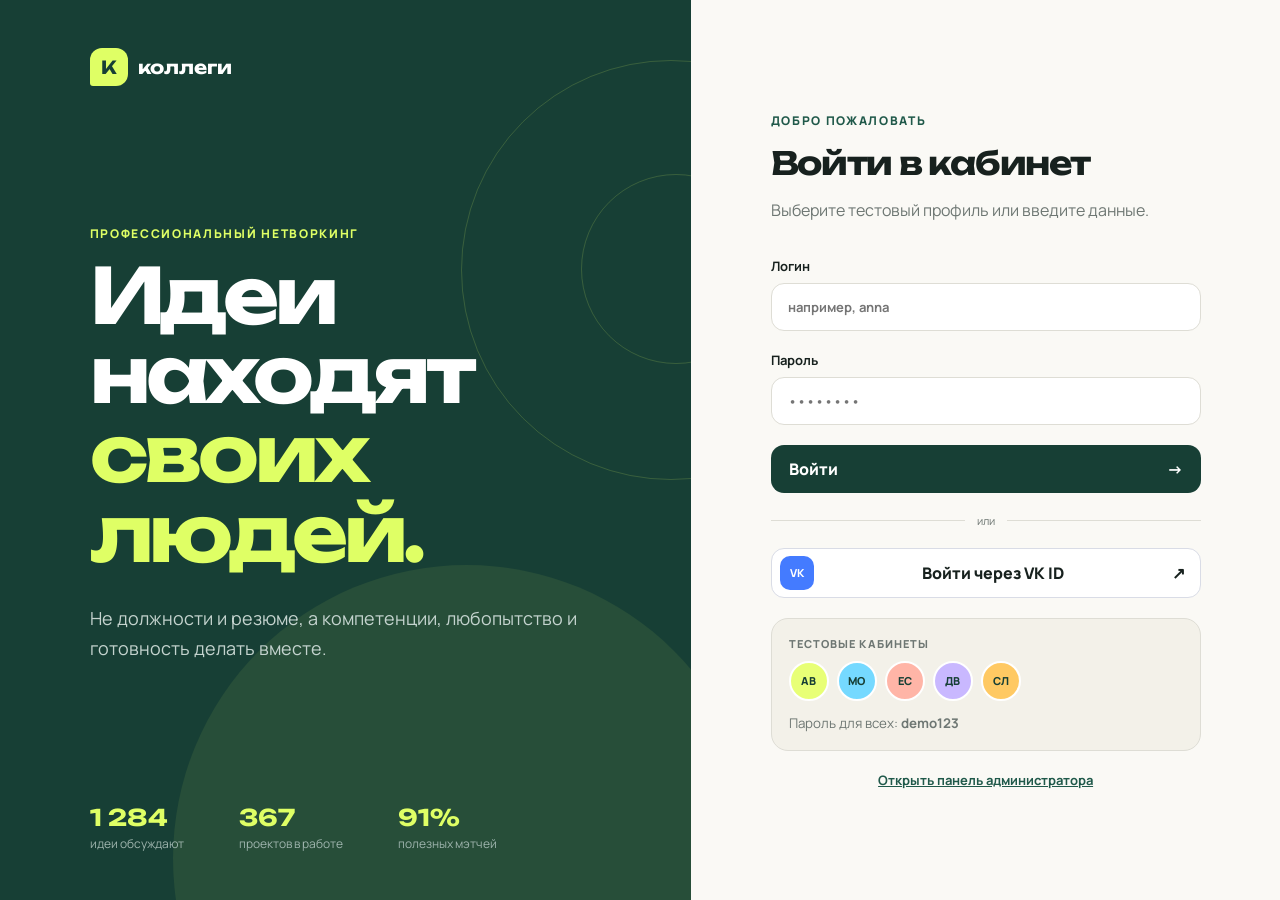
<file: index.html>
<!doctype html>
<html lang="ru">
<head>
  <meta charset="UTF-8">
  <meta name="viewport" content="width=device-width, initial-scale=1.0">
  <meta name="theme-color" content="#173f35">
  <title>Коллеги — идеи находят людей</title>
  <link rel="preconnect" href="https://fonts.googleapis.com">
  <link rel="preconnect" href="https://fonts.gstatic.com" crossorigin>
  <link href="https://fonts.googleapis.com/css2?family=Manrope:wght@400;500;600;700;800&family=Unbounded:wght@600;700&display=swap" rel="stylesheet">
  <link rel="stylesheet" href="styles.css">
  <script src="vk-config.js"></script>
</head>
<body data-device="desktop">
  <div id="toast" class="toast" role="status"></div>

  <main id="loginView" class="login-page">
    <section class="login-story">
      <a class="brand brand--light" href="#"><span>К</span> коллеги</a>
      <div class="story-copy">
        <p class="eyebrow">Профессиональный нетворкинг</p>
        <h1>Идеи находят<br><i>своих людей.</i></h1>
        <p>Не должности и резюме, а компетенции, любопытство и готовность делать вместе.</p>
      </div>
      <div class="story-stats">
        <div><b>1 284</b><span>идеи обсуждают</span></div>
        <div><b>367</b><span>проектов в работе</span></div>
        <div><b>91%</b><span>полезных мэтчей</span></div>
      </div>
      <div class="orbit orbit--one"></div><div class="orbit orbit--two"></div>
    </section>

    <section class="login-panel">
      <form id="loginForm" class="login-card">
        <div>
          <p class="eyebrow eyebrow--dark">Добро пожаловать</p>
          <h2>Войти в кабинет</h2>
          <p class="muted">Выберите тестовый профиль или введите данные.</p>
        </div>
        <label>Логин<input id="loginInput" autocomplete="username" placeholder="например, anna" required></label>
        <label>Пароль<input id="passwordInput" type="password" autocomplete="current-password" placeholder="••••••••" required></label>
        <button class="button button--primary button--wide" type="submit">Войти <span>→</span></button>
        <div class="login-divider"><span>или</span></div>
        <button id="vkLoginButton" class="vk-login-button" type="button"><span class="vk-logo">VK</span><span>Войти через VK ID</span><span>↗</span></button>
        <div class="demo-block">
          <span>Тестовые кабинеты</span>
          <div id="demoAccounts" class="demo-accounts"></div>
          <small>Пароль для всех: <b>demo123</b></small>
        </div>
        <a class="admin-link" href="admin.html">Открыть панель администратора</a>
      </form>
    </section>
  </main>

  <main id="appView" class="app hidden">
    <aside id="sidebar" class="sidebar">
      <a class="brand" href="#"><span>К</span> коллеги</a>
      <nav id="mainNav" class="nav">
        <button data-page="home" class="active"><span>⌂</span><i class="nav-label">Главная</i></button>
        <button data-page="matches"><span>◇</span><i class="nav-label">Мэтчи</i> <b id="matchBadge">3</b></button>
        <button data-page="ideas"><span>✦</span><i class="nav-label">Idea Hub</i></button>
        <button data-page="projects"><span>▦</span><i class="nav-label">Проекты</i></button>
        <button data-page="messages"><span>○</span><i class="nav-label">Сообщения</i> <b>2</b></button>
      </nav>
      <div class="sidebar-bottom">
        <button class="profile-mini" data-page="profile">
          <span id="sideAvatar" class="avatar"></span>
          <span><b id="sideName"></b><small>Мой профиль</small></span>
        </button>
        <button id="logoutButton" class="logout" title="Выйти">↗</button>
      </div>
    </aside>

    <section class="content-shell">
      <header class="topbar">
        <button id="menuButton" class="menu-button" aria-label="Открыть меню">☰</button>
        <div class="search"><span>⌕</span><input id="globalSearch" placeholder="Найти людей, идеи, навыки"></div>
        <div class="top-actions"><select id="quickLanguage" class="language-select" aria-label="Язык кабинета"><option value="ru">RU</option><option value="en">EN</option><option value="zh">中文</option></select><button class="icon-button help-button" aria-label="Помощь">?</button><button class="icon-button notification" aria-label="Уведомления">♢</button></div>
      </header>
      <div id="pageContent" class="page-content"></div>
    </section>
    <nav id="mobileNav" class="mobile-nav" aria-label="Мобильная навигация">
      <button data-page="home"><span>⌂</span><small>Главная</small></button><button data-page="matches"><span>◇</span><small>Коллеги</small></button><button data-page="ideas"><span>✦</span><small>Идеи</small></button><button data-page="projects"><span>▦</span><small>Проекты</small></button><button data-page="messages"><span>○</span><small>Чаты</small></button>
    </nav>
  </main>

  <div id="modal" class="modal hidden" aria-modal="true" role="dialog">
    <div class="modal-card">
      <button id="modalClose" class="modal-close">×</button>
      <div id="modalContent"></div>
    </div>
  </div>

  <script src="data.js"></script>
  <script src="app.js"></script>
</body>
</html>
</file>
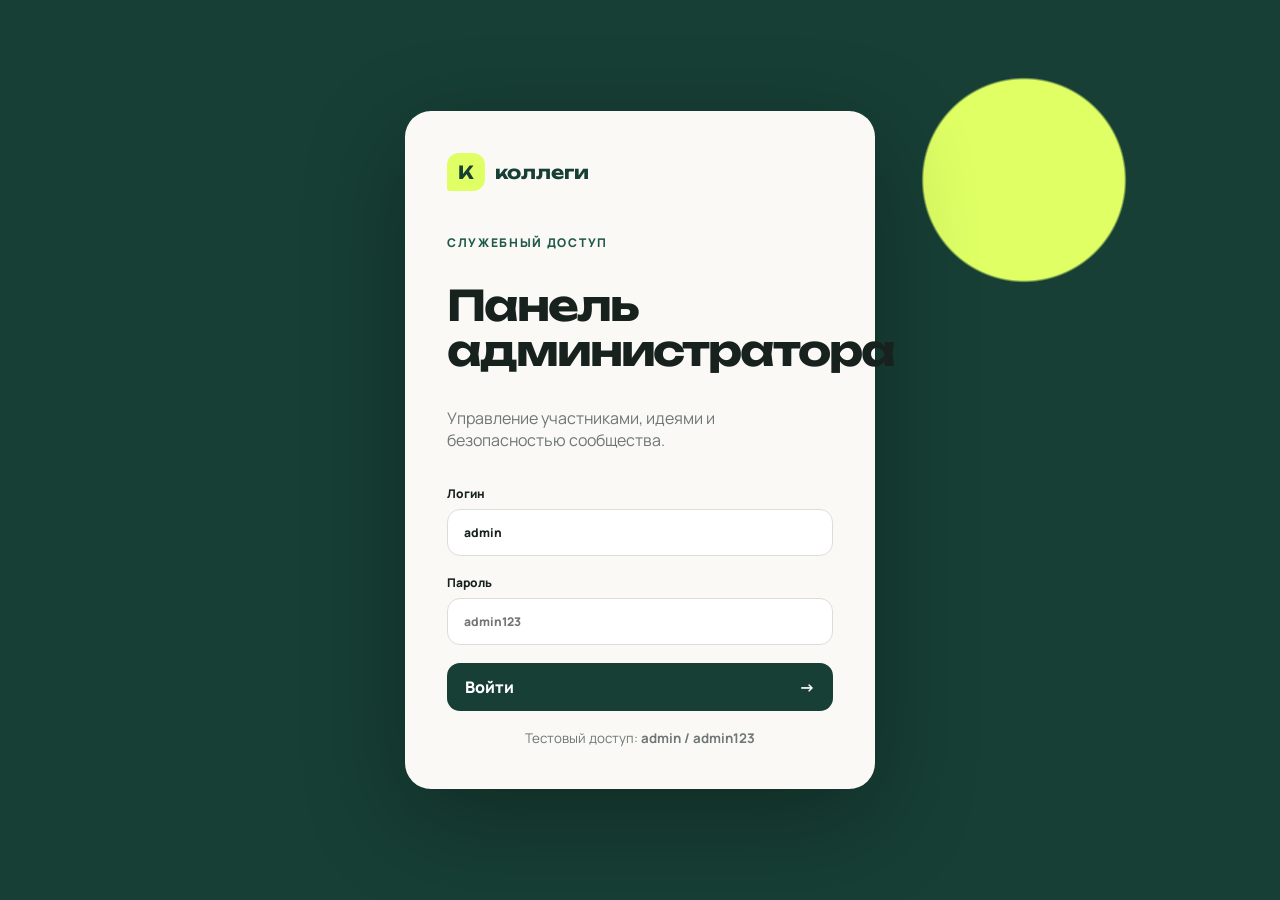
<file: admin.html>
<!doctype html>
<html lang="ru">
<head>
  <meta charset="UTF-8"><meta name="viewport" content="width=device-width, initial-scale=1.0">
  <title>Коллеги — администрирование</title>
  <link rel="preconnect" href="https://fonts.googleapis.com"><link rel="preconnect" href="https://fonts.gstatic.com" crossorigin>
  <link href="https://fonts.googleapis.com/css2?family=Manrope:wght@400;600;700;800&family=Unbounded:wght@600;700&display=swap" rel="stylesheet">
  <link rel="stylesheet" href="styles.css"><link rel="stylesheet" href="admin.css">
</head>
<body class="admin-body" data-device="desktop">
  <main id="adminLogin" class="admin-login">
    <form id="adminLoginForm" class="admin-login-card">
      <a class="brand" href="index.html"><span>К</span> коллеги</a>
      <p class="eyebrow eyebrow--dark">Служебный доступ</p><h1>Панель<br>администратора</h1><p class="muted">Управление участниками, идеями и безопасностью сообщества.</p>
      <label>Логин<input name="login" value="admin" required></label><label>Пароль<input name="password" type="password" placeholder="admin123" required></label>
      <button class="button button--primary button--wide">Войти <span>→</span></button><small>Тестовый доступ: <b>admin / admin123</b></small>
    </form>
  </main>
  <main id="adminApp" class="admin-app hidden">
    <aside class="admin-sidebar"><a class="brand brand--light" href="index.html"><span>К</span> коллеги</a><div><small>Панель управления</small><h2>Сообщество</h2></div><nav id="adminNav"><button class="active" data-section="overview">Обзор</button><button data-section="users">Участники</button><button data-section="ideas">Идеи</button><button data-section="moderation">Модерация</button><button data-section="support">Поддержка</button></nav><button id="adminLogout" class="button button--lime">Выйти</button></aside>
    <section class="admin-content"><header><div><p>Режим администратора</p><b>Алексей · главный администратор</b></div><a class="button button--soft" href="index.html">← На сайт</a></header><div id="adminPage" class="admin-page"></div></section>
  </main>
  <div id="toast" class="toast"></div><script src="data.js"></script><script src="admin.js"></script>
</body>
</html>
</file>
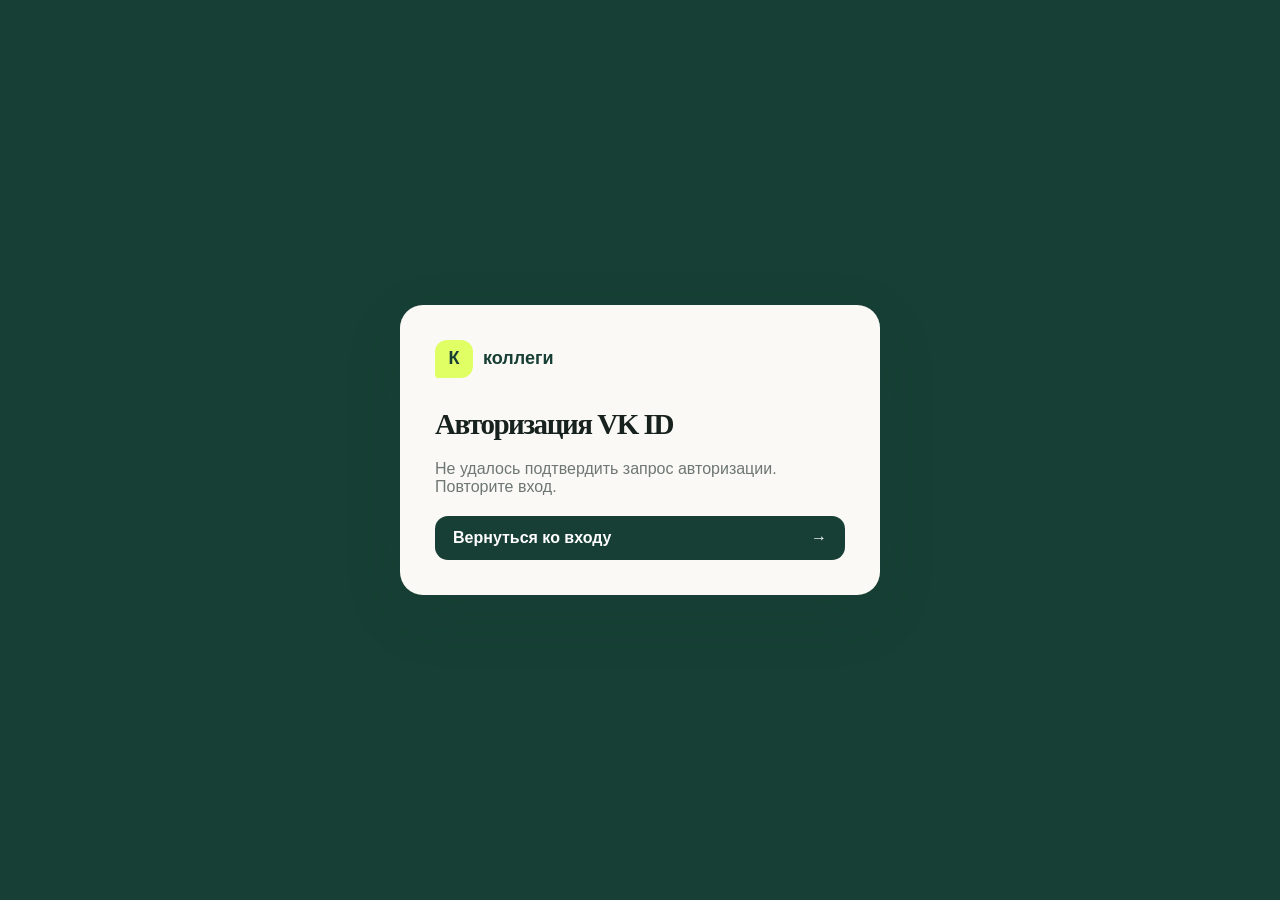
<file: vk-callback.html>
<!doctype html>
<html lang="ru">
<head><meta charset="UTF-8"><meta name="viewport" content="width=device-width, initial-scale=1.0"><title>VK ID — вход в Коллеги</title><link rel="stylesheet" href="styles.css"></head>
<body class="callback-page"><main class="callback-card"><div class="brand"><span>К</span> коллеги</div><h1>Авторизация VK ID</h1><p id="callbackMessage" class="muted">Проверяем ответ VK ID…</p><a class="button button--primary" href="index.html">Вернуться ко входу <span>→</span></a></main><script>
const params = new URLSearchParams(location.search);
const expected = sessionStorage.getItem('kollegiVkState');
const message = document.querySelector('#callbackMessage');
if (params.get('error')) message.textContent = `Вход отменён: ${params.get('error_description') || params.get('error')}`;
else if (!params.get('code') || !expected || params.get('state') !== expected) message.textContent = 'Не удалось подтвердить запрос авторизации. Повторите вход.';
else { sessionStorage.removeItem('kollegiVkState'); message.textContent = 'Код получен. Для production-сценария backend должен обменять его на данные профиля VK ID.'; }
</script></body>
</html>
</file>
<file: styles.css>
:root { --ink:#17211e; --green:#173f35; --green2:#20594a; --lime:#dfff65; --paper:#f5f3eb; --white:#fff; --line:#deddd5; --muted:#6e7773; --coral:#ff795f; --blue:#5abff1; --shadow:0 20px 60px rgba(23,63,53,.12); --viewport-height:100vh; }
* { box-sizing:border-box; }
html { min-width:280px; min-height:100%; font-size:16px; text-size-adjust:100%; -webkit-text-size-adjust:100%; }
body { margin:0; min-height:var(--viewport-height); font-family:Manrope,Arial,sans-serif; color:var(--ink); background:var(--paper); overflow-x:hidden; }
img,svg,video { max-width:100%; }
button,input,textarea,select { font:inherit; }
button,a { -webkit-tap-highlight-color:transparent; }
button { cursor:pointer; }
button:focus-visible,a:focus-visible,input:focus-visible,select:focus-visible,textarea:focus-visible { outline:3px solid rgba(32,89,74,.28); outline-offset:2px; }
.hidden { display:none !important; }
.brand { display:flex; align-items:center; gap:10px; color:var(--green); text-decoration:none; font-family:Unbounded,sans-serif; font-size:18px; font-weight:700; }
.brand>span { display:grid; place-items:center; width:38px; height:38px; border-radius:12px 12px 12px 3px; background:var(--lime); color:var(--green); }
.brand--light { color:white; position:relative; z-index:2; }
.login-page { min-height:var(--viewport-height); display:grid; grid-template-columns:1.08fr .92fr; }
.login-story { position:relative; overflow:hidden; min-height:100vh; padding:48px 7vw; display:flex; flex-direction:column; justify-content:space-between; background:var(--green); color:white; }
.login-story:after { content:""; position:absolute; inset:auto -10% -28% 25%; aspect-ratio:1; border-radius:50%; background:var(--lime); opacity:.08; }
.story-copy { position:relative; z-index:2; max-width:730px; }
.eyebrow { margin:0 0 14px; text-transform:uppercase; letter-spacing:.14em; color:var(--lime); font-size:12px; font-weight:800; }
.eyebrow--dark { color:var(--green2); }
.story-copy h1 { margin:0; font-family:Unbounded,sans-serif; font-size:clamp(50px,6vw,91px); line-height:1.03; letter-spacing:-.055em; }
.story-copy h1 i { color:var(--lime); font-style:normal; }
.story-copy>p:last-child { max-width:590px; margin:30px 0 0; font-size:18px; line-height:1.7; color:#c4d3ce; }
.story-stats { display:flex; position:relative; z-index:2; gap:55px; }
.story-stats div { display:flex; flex-direction:column; gap:3px; }
.story-stats b { font-family:Unbounded; font-size:23px; color:var(--lime); }
.story-stats span { color:#9eb4ad; font-size:12px; }
.orbit { position:absolute; border:1px solid rgba(223,255,101,.17); border-radius:50%; }
.orbit--one { width:420px; height:420px; right:-190px; top:60px; }
.orbit--two { width:190px; height:190px; right:-80px; top:174px; }
.login-panel { display:grid; place-items:center; padding:50px; background:#faf9f5; }
.login-card { width:min(430px,100%); display:flex; flex-direction:column; gap:20px; }
.login-card h2 { margin:0 0 8px; font-family:Unbounded; font-size:32px; letter-spacing:-.04em; }
.muted { color:var(--muted); }
.login-card label,.field { display:flex; flex-direction:column; gap:8px; font-size:13px; font-weight:700; }
input,textarea,select { width:100%; border:1px solid var(--line); border-radius:13px; padding:14px 16px; outline:none; background:white; color:var(--ink); transition:.2s; }
input:focus,textarea:focus,select:focus { border-color:var(--green); box-shadow:0 0 0 3px rgba(32,89,74,.1); }
.button { border:0; border-radius:13px; padding:13px 18px; font-weight:800; transition:.2s; }
.button:hover { transform:translateY(-2px); }
.button--primary { display:flex; justify-content:space-between; background:var(--green); color:white; }
.button--primary:hover { background:var(--green2); }
.button--wide { width:100%; }
.button--lime { background:var(--lime); color:var(--green); }
.button--soft { background:#e9eee9; color:var(--green); }
.button--danger { background:#ffe3dd; color:#a32c1a; }
.login-divider { display:flex; align-items:center; gap:12px; color:var(--muted); font-size:11px; }
.login-divider:before,.login-divider:after { content:""; height:1px; flex:1; background:var(--line); }
.vk-login-button { display:flex; align-items:center; justify-content:space-between; gap:12px; min-height:49px; padding:7px 15px 7px 8px; border:1px solid #d9dce6; border-radius:13px; background:white; color:#17211e; font-weight:800; transition:.2s; }
.vk-login-button:hover { border-color:#447bff; box-shadow:0 5px 18px rgba(68,123,255,.14); transform:translateY(-2px); }
.vk-logo { display:grid; place-items:center; width:34px; height:34px; border-radius:10px; background:#447bff; color:white; font-size:11px; font-weight:800; }
.vk-steps { display:flex; flex-direction:column; gap:10px; margin:18px 0 22px; padding:15px; border-radius:13px; background:#f1f4fb; font-size:12px; line-height:1.5; }
.vk-steps code { overflow-wrap:anywhere; color:var(--green2); }
.callback-page { min-height:100vh; display:grid; place-items:center; padding:24px; background:var(--green); }
.callback-card { width:min(480px,100%); padding:35px; border-radius:23px; background:#faf9f5; box-shadow:var(--shadow); }
.callback-card .brand { margin-bottom:30px; }
.callback-card h1 { font-family:Unbounded; font-size:29px; letter-spacing:-.05em; }
.callback-card .button { margin-top:20px; text-decoration:none; }
.demo-block { padding:17px; border:1px solid var(--line); border-radius:17px; background:#f3f1e9; }
.demo-block>span { display:block; margin-bottom:10px; color:var(--muted); font-size:11px; font-weight:800; text-transform:uppercase; letter-spacing:.1em; }
.demo-accounts { display:flex; gap:8px; margin-bottom:10px; }
.demo-user { width:40px; height:40px; border:2px solid white; border-radius:50%; font-size:11px; font-weight:800; color:var(--green); transition:.2s; }
.demo-user:hover { transform:translateY(-3px); box-shadow:0 5px 12px #c8c8c0; }
.demo-block small { color:var(--muted); }
.admin-link { text-align:center; color:var(--green2); font-size:13px; font-weight:700; }
.app { min-height:var(--viewport-height); display:grid; grid-template-columns:245px 1fr; }
.sidebar { position:fixed; z-index:20; width:245px; height:var(--viewport-height); padding:27px 20px 20px; display:flex; flex-direction:column; background:var(--green); color:white; }
.sidebar .brand { color:white; padding:0 8px 28px; }
.nav { display:flex; flex-direction:column; gap:6px; }
.nav button { display:grid; grid-template-columns:28px 1fr auto; align-items:center; width:100%; padding:13px 14px; border:0; border-radius:12px; background:transparent; color:#b8cbc5; text-align:left; font-weight:700; }
.nav button:hover,.nav button.active { background:rgba(255,255,255,.1); color:white; }
.nav button.active { box-shadow:inset 3px 0 var(--lime); }
.nav button>span { font-size:20px; color:var(--lime); }
.nav-label { min-width:0; overflow:hidden; text-overflow:ellipsis; font-style:normal; }
.nav b { display:grid; place-items:center; min-width:22px; height:22px; padding:0 5px; border-radius:20px; background:var(--coral); color:white; font-size:11px; }
.sidebar-bottom { margin-top:auto; padding-top:18px; border-top:1px solid rgba(255,255,255,.1); display:flex; align-items:center; gap:5px; }
.profile-mini { display:flex; align-items:center; flex:1; min-width:0; gap:10px; padding:5px; border:0; background:transparent; color:white; text-align:left; }
.profile-mini>span:last-child { display:flex; min-width:0; flex-direction:column; }
.profile-mini b { white-space:nowrap; overflow:hidden; text-overflow:ellipsis; font-size:12px; }
.profile-mini small { color:#9eb4ad; }
.avatar { flex:0 0 auto; display:grid; place-items:center; width:40px; height:40px; border-radius:50% 50% 50% 14px; color:var(--green); font-weight:800; }
.logout { border:0; background:transparent; color:#9eb4ad; font-size:20px; }
.content-shell { grid-column:2; min-width:0; }
.topbar { position:sticky; top:0; z-index:10; min-height:82px; display:flex; align-items:center; gap:20px; padding:env(safe-area-inset-top) 4vw 0; border-bottom:1px solid var(--line); background:rgba(245,243,235,.91); backdrop-filter:blur(14px); }
.search { max-width:560px; flex:1; position:relative; }
.search span { position:absolute; left:15px; top:10px; font-size:22px; color:var(--muted); }
.search input { padding-left:46px; border:0; background:#e9e8e0; }
.top-actions { display:flex; gap:8px; margin-left:auto; }
.language-select { width:auto; min-width:70px; height:40px; padding:0 10px; border-radius:12px; background:white; font-weight:800; }
.icon-button,.menu-button { width:40px; height:40px; border:1px solid var(--line); border-radius:12px; background:white; color:var(--green); font-weight:800; }
.notification { position:relative; }
.notification:after { content:""; position:absolute; right:8px; top:7px; width:7px; height:7px; border-radius:50%; background:var(--coral); }
.menu-button { display:none; }
.page-content { padding:38px 4vw 70px; max-width:1500px; margin:auto; }
.page-head { display:flex; justify-content:space-between; align-items:flex-end; gap:24px; margin-bottom:30px; }
.page-head h1 { margin:4px 0 8px; font-family:Unbounded; font-size:clamp(30px,4vw,49px); letter-spacing:-.05em; }
.page-head p { margin:0; color:var(--muted); }
.date-chip { flex:0 0 auto; padding:10px 15px; border:1px solid var(--line); border-radius:30px; background:white; font-size:12px; font-weight:700; }
.hero-grid { display:grid; grid-template-columns:1.5fr .8fr; gap:22px; }
.welcome { position:relative; overflow:hidden; min-height:270px; padding:34px; border-radius:26px; background:var(--green); color:white; }
.welcome:after { content:""; position:absolute; width:250px; height:250px; right:-50px; bottom:-100px; border:55px solid var(--lime); border-radius:50%; opacity:.12; }
.welcome h2 { max-width:620px; margin:12px 0; font-family:Unbounded; font-size:clamp(26px,3vw,43px); line-height:1.15; letter-spacing:-.045em; }
.welcome p { max-width:530px; color:#bcd0ca; line-height:1.6; }
.welcome .button { margin-top:15px; }
.impact-card { padding:28px; border-radius:26px; background:var(--lime); display:flex; flex-direction:column; justify-content:space-between; }
.impact-card small { text-transform:uppercase; letter-spacing:.12em; font-weight:800; }
.impact-value { font-family:Unbounded; font-size:72px; letter-spacing:-.08em; line-height:1; }
.impact-card p { margin:8px 0 0; font-size:13px; }
.section-title { display:flex; align-items:center; justify-content:space-between; margin:38px 0 18px; }
.section-title h2 { margin:0; font-family:Unbounded; font-size:21px; letter-spacing:-.04em; }
.link-button { border:0; background:transparent; color:var(--green2); font-weight:800; }
.stats-grid { display:grid; grid-template-columns:repeat(4,1fr); gap:15px; }
.stat-card { padding:21px; border:1px solid var(--line); border-radius:18px; background:white; }
.stat-card span { color:var(--muted); font-size:12px; }
.stat-card b { display:block; margin-top:8px; font-family:Unbounded; font-size:28px; }
.match-grid,.ideas-grid,.project-grid { display:grid; grid-template-columns:repeat(3,1fr); gap:18px; }
.person-card,.idea-card,.project-card,.panel { border:1px solid var(--line); border-radius:20px; background:white; transition:.25s; }
.person-card:hover,.idea-card:hover { transform:translateY(-4px); box-shadow:var(--shadow); }
.person-card { padding:22px; }
.person-top { display:flex; align-items:center; gap:13px; }
.person-top .avatar { width:52px; height:52px; }
.person-top h3 { margin:0 0 3px; font-size:16px; }
.person-top p { margin:0; color:var(--muted); font-size:12px; }
.score { margin-left:auto; text-align:center; color:var(--green); font-weight:800; font-size:14px; }
.score small { display:block; color:var(--muted); font-size:8px; text-transform:uppercase; }
.person-bio { min-height:60px; color:#53605c; font-size:13px; line-height:1.55; }
.match-reasons { margin-top:15px; color:var(--green2); font-size:10px; line-height:1.5; }
.match-reasons small { display:block; margin-bottom:3px; color:var(--muted); font-size:9px; font-weight:800; text-transform:uppercase; letter-spacing:.08em; }
.business-request { min-height:94px; margin:18px 0 14px; padding:14px; border-left:3px solid var(--lime); border-radius:0 12px 12px 0; background:#f4f6ed; }
.business-request small { color:var(--green2); font-size:9px; font-weight:800; letter-spacing:.1em; text-transform:uppercase; }
.business-request p { margin:6px 0 0; color:#36423e; font-size:12px; font-weight:700; line-height:1.5; }
.person-details { display:flex; flex-direction:column; gap:5px; margin-top:13px; color:var(--muted); font-size:10px; }
.tags { display:flex; flex-wrap:wrap; gap:6px; }
.tag { padding:6px 9px; border-radius:20px; background:#f0f0e9; color:#49524f; font-size:10px; font-weight:700; }
.card-actions { display:grid; grid-template-columns:1fr 1fr; gap:8px; margin-top:18px; }
.card-actions .button { padding:10px; font-size:12px; }
.button--invite { grid-column:1/-1; background:var(--green); color:white; }
.button--invite:hover { background:var(--green2); }
.idea-card { padding:23px; display:flex; flex-direction:column; }
.idea-stage { align-self:flex-start; padding:5px 9px; border-radius:20px; background:#edf3dc; color:var(--green2); text-transform:uppercase; letter-spacing:.08em; font-size:9px; font-weight:800; }
.idea-card h3 { margin:16px 0 8px; font-size:18px; line-height:1.3; }
.idea-card>p { flex:1; color:var(--muted); font-size:13px; line-height:1.55; }
.idea-footer { display:flex; align-items:center; margin-top:18px; padding-top:15px; border-top:1px solid #eee; color:var(--muted); font-size:11px; }
.idea-footer span:last-child { margin-left:auto; }
.idea-footer button { border:0; background:transparent; color:var(--green); font-weight:800; }
.filters { display:flex; flex-wrap:wrap; gap:8px; margin-bottom:24px; }
.filter { padding:9px 14px; border:1px solid var(--line); border-radius:25px; background:transparent; color:var(--muted); font-size:12px; font-weight:700; }
.filter.active { background:var(--green); border-color:var(--green); color:white; }
.search-panel { display:grid; grid-template-columns:1.1fr repeat(3,1fr) auto; align-items:end; gap:12px; margin-bottom:17px; padding:19px; border:1px solid var(--line); border-radius:19px; background:white; box-shadow:0 8px 30px rgba(23,63,53,.05); }
.search-panel-title { display:flex; align-items:center; gap:11px; align-self:center; }
.search-panel-title>span { display:grid; place-items:center; width:42px; height:42px; border-radius:12px; background:#edf2df; font-size:20px; }
.search-panel-title b,.search-panel-title small { display:block; }
.search-panel-title small { margin-top:2px; color:var(--muted); font-size:10px; }
.search-panel label { color:var(--muted); font-size:10px; font-weight:800; text-transform:uppercase; letter-spacing:.06em; }
.search-panel select { margin-top:6px; padding:10px 12px; font-size:12px; text-transform:none; letter-spacing:normal; }
.search-panel .button { min-height:40px; padding:10px 13px; }
.results-line { display:flex; justify-content:space-between; gap:15px; margin:19px 2px; color:var(--muted); font-size:12px; }
.results-line b { color:var(--ink); }
.empty--wide { grid-column:1/-1; border:1px dashed var(--line); border-radius:18px; }
.project-card { padding:23px; }
.project-card h3 { margin:5px 0 20px; }
.progress { height:7px; overflow:hidden; border-radius:10px; background:#e8e9e4; }
.progress div { height:100%; border-radius:10px; background:var(--green); }
.progress-label { display:flex; justify-content:space-between; margin:8px 0 20px; color:var(--muted); font-size:11px; }
.tasks { display:flex; flex-direction:column; gap:9px; }
.task { display:flex; align-items:flex-start; gap:9px; color:#4d5754; font-size:12px; }
.task input { width:auto; accent-color:var(--green); }
.project-meta { display:flex; justify-content:space-between; align-items:center; margin-top:21px; padding-top:17px; border-top:1px solid #eee; font-size:11px; color:var(--muted); }
.avatar-stack { display:flex; }
.avatar-stack .avatar { width:29px; height:29px; margin-right:-7px; border:2px solid white; font-size:8px; }
.chat-layout { display:grid; grid-template-columns:320px 1fr; min-height:590px; overflow:hidden; border:1px solid var(--line); border-radius:22px; background:white; }
.dialogs { border-right:1px solid var(--line); }
.dialogs h3 { margin:0; padding:22px; border-bottom:1px solid var(--line); font-family:Unbounded; }
.dialog-item { display:flex; gap:11px; width:100%; padding:16px 18px; border:0; border-bottom:1px solid #efeee8; background:white; text-align:left; }
.dialog-item.active { background:#edf1e8; }
.dialog-item div:last-child { min-width:0; }
.dialog-item b,.dialog-item small { display:block; white-space:nowrap; overflow:hidden; text-overflow:ellipsis; }
.dialog-item small { margin-top:4px; color:var(--muted); }
.chat { display:flex; flex-direction:column; }
.chat-head { display:flex; align-items:center; gap:12px; padding:14px 20px; border-bottom:1px solid var(--line); }
.chat-head b { display:block; }
.chat-head small { color:#468f6d; }
.chat-head-action { margin-left:auto; padding:8px 11px; border:1px solid var(--line); border-radius:9px; background:white; color:var(--green); font-size:10px; font-weight:800; }
.business-prompts { display:flex; gap:7px; padding:10px 17px; overflow-x:auto; border-bottom:1px solid var(--line); background:white; scrollbar-width:thin; }
.business-prompts button { flex:0 0 auto; padding:7px 10px; border:1px solid #dce3d7; border-radius:20px; background:#f3f6ee; color:var(--green2); font-size:10px; font-weight:700; }
.chat-body { flex:1; padding:25px; display:flex; flex-direction:column; gap:12px; background:#faf9f5; }
.bubble { max-width:68%; padding:12px 15px; border-radius:6px 16px 16px; background:white; box-shadow:0 3px 10px rgba(0,0,0,.04); font-size:13px; line-height:1.5; }
.bubble.mine { align-self:flex-end; border-radius:16px 6px 16px 16px; background:var(--green); color:white; }
.bubble small { display:block; margin-top:4px; opacity:.6; font-size:9px; text-align:right; }
.icebreaker { align-self:center; max-width:500px; padding:10px 15px; border:1px dashed #b2b9af; border-radius:12px; color:var(--muted); font-size:11px; text-align:center; }
.chat-form { display:flex; gap:10px; padding:15px; border-top:1px solid var(--line); }
.chat-form input { flex:1; }
.emoji-wrap { position:relative; align-self:center; }
.emoji-button { width:44px; height:44px; border:1px solid var(--line); border-radius:12px; background:white; font-size:19px; }
.emoji-picker { position:absolute; left:0; bottom:54px; width:210px; display:grid; grid-template-columns:repeat(4,1fr); gap:5px; padding:10px; border:1px solid var(--line); border-radius:14px; background:white; box-shadow:var(--shadow); }
.emoji-picker button { height:39px; border:0; border-radius:8px; background:#f5f5ef; font-size:18px; }
.emoji-picker button:hover { background:#e7eddd; }
.profile-grid { display:grid; grid-template-columns:330px 1fr; gap:20px; }
.profile-card { padding:30px; text-align:center; }
.profile-card .avatar { width:100px; height:100px; margin:0 auto 17px; font-size:25px; }
.profile-card h2 { margin:0; }
.profile-card>p { color:var(--muted); }
.profile-score { display:grid; grid-template-columns:1fr 1fr; margin:24px 0; border-top:1px solid var(--line); border-bottom:1px solid var(--line); }
.profile-score div { padding:16px 6px; }
.profile-score div+div { border-left:1px solid var(--line); }
.profile-score b { display:block; font-family:Unbounded; font-size:22px; }
.profile-score small { color:var(--muted); }
.profile-form { padding:28px; }
.profile-form h2 { margin:0 0 24px; font-family:Unbounded; }
.profile-business { margin:10px 0; padding:15px; border-radius:13px; background:#f2f5e9; text-align:left; }
.profile-business small,.profile-business b,.profile-business span { display:block; }
.profile-business small { margin-bottom:6px; color:var(--green2); font-size:9px; letter-spacing:.1em; }
.profile-business b { font-size:12px; line-height:1.5; }
.profile-business span { margin-top:9px; color:var(--muted); font-size:10px; }
.profile-languages { margin-top:15px; color:var(--muted); font-size:11px; }
.form-section-title { margin:26px 0 14px; padding-bottom:8px; border-bottom:1px solid var(--line); color:var(--green2); font-size:11px; font-weight:800; text-transform:uppercase; letter-spacing:.1em; }
.profile-form h2+.form-section-title { margin-top:0; }
.form-grid { display:grid; grid-template-columns:1fr 1fr; gap:18px; }
.field--wide { grid-column:1/-1; }
textarea { min-height:100px; resize:vertical; }
.modal { position:fixed; z-index:100; inset:0; display:grid; place-items:center; padding:20px; background:rgba(17,34,29,.63); backdrop-filter:blur(5px); }
.modal-card { position:relative; width:min(560px,100%); max-height:90vh; overflow:auto; padding:31px; border-radius:23px; background:white; box-shadow:var(--shadow); }
.modal-close { position:absolute; right:16px; top:12px; border:0; background:transparent; font-size:29px; color:var(--muted); }
.modal-card h2 { margin:0 0 20px; font-family:Unbounded; }
.modal-form { display:flex; flex-direction:column; gap:16px; }
.profile-modal-actions { display:grid; grid-template-columns:1fr 1fr; gap:9px; margin-top:22px; }
.invite-list { display:flex; flex-direction:column; gap:10px; margin-top:22px; }
.invite-project { width:100%; display:flex; align-items:center; justify-content:space-between; gap:18px; padding:17px; border:1px solid var(--line); border-radius:14px; background:#faf9f5; color:var(--ink); text-align:left; transition:.2s; }
.invite-project:hover:not(:disabled) { border-color:var(--green); transform:translateY(-2px); }
.invite-project span { display:flex; flex-direction:column; gap:4px; }
.invite-project small { color:var(--muted); }
.invite-project strong { color:var(--green2); font-size:11px; white-space:nowrap; }
.invite-project.joined { opacity:.55; cursor:default; }
.toast { position:fixed; z-index:200; left:50%; bottom:25px; transform:translate(-50%,100px); padding:13px 18px; border-radius:12px; background:var(--ink); color:white; font-size:12px; font-weight:700; opacity:0; transition:.3s; }
.toast.show { transform:translate(-50%,0); opacity:1; }
.empty { padding:60px 20px; text-align:center; color:var(--muted); }
.touch-target { min-width:44px; min-height:44px; }
@media (pointer:coarse) { button,a,select,input,textarea { touch-action:manipulation; } button,.button { min-height:44px; } .tag { padding:8px 11px; } }
@media (max-width:760px) { .login-story { min-height:clamp(370px,58svh,500px); padding-top:calc(24px + env(safe-area-inset-top)); } .story-copy h1 { font-size:clamp(34px,10vw,48px); } .sidebar { padding-top:calc(20px + env(safe-area-inset-top)); padding-bottom:calc(20px + env(safe-area-inset-bottom)); } .topbar { min-height:calc(70px + env(safe-area-inset-top)); height:auto; } .page-content { padding-bottom:calc(105px + env(safe-area-inset-bottom)); } .chat-form { padding-bottom:calc(10px + env(safe-area-inset-bottom)); } .mobile-nav { bottom:calc(10px + env(safe-area-inset-bottom)); } .modal-card { max-height:calc(var(--viewport-height) - 24px); } }
@media (max-width:380px) { .topbar { padding-left:10px; padding-right:10px; } .page-content { padding-left:12px; padding-right:12px; } .mobile-nav { left:5px; right:5px; } }
@media (max-height:560px) and (orientation:landscape) { .login-story { min-height:100svh; padding-top:20px; } .story-copy h1 { font-size:32px; } .login-panel { padding:25px; } .mobile-nav { display:none; } }
.mobile-nav { display:none; }
@media(max-width:1200px){.search-panel{grid-template-columns:1fr 1fr 1fr}.search-panel-title{grid-column:1/-1}.search-panel .button{align-self:end}.match-grid{grid-template-columns:1fr 1fr}}
@media(max-width:1050px){.login-page{grid-template-columns:1fr 1fr}.story-stats{gap:20px;flex-wrap:wrap}.hero-grid{grid-template-columns:1fr}.stats-grid{grid-template-columns:1fr 1fr}.ideas-grid,.project-grid{grid-template-columns:1fr 1fr}.profile-grid{grid-template-columns:1fr}.profile-card{display:grid;grid-template-columns:auto 1fr;gap:10px;text-align:left}.profile-card .avatar{grid-row:1/4}.profile-score,.profile-business,.profile-languages{grid-column:1/-1}.chat-layout{grid-template-columns:260px 1fr}}
@media(max-width:760px){body{font-size:16px}.login-page{display:block}.login-story{min-height:430px;padding:30px 25px}.story-copy h1{font-size:42px}.story-copy>p:last-child{font-size:14px}.story-stats{display:none}.login-panel{padding:38px 22px}.app{display:block}.sidebar{transform:translateX(-100%);transition:.25s;box-shadow:20px 0 60px rgba(0,0,0,.2)}.sidebar.open{transform:none}.content-shell{width:100%}.topbar{height:70px;padding:0 16px}.menu-button{display:none}.top-actions{display:flex}.top-actions .icon-button{display:none}.language-select{min-width:64px}.page-content{padding:26px 17px 105px}.page-head{align-items:flex-start;flex-direction:column}.date-chip{display:none}.stats-grid,.match-grid,.ideas-grid,.project-grid,.form-grid{grid-template-columns:1fr}.search-panel{grid-template-columns:1fr 1fr;padding:15px}.search-panel-title{grid-column:1/-1}.search-panel label:last-of-type{grid-column:1/-1}.search-panel .button{grid-column:1/-1}.results-line{align-items:flex-start;flex-direction:column}.chat-layout{display:block;min-height:0}.dialogs{border:0}.chat{min-height:520px}.dialog-item:not(.active){display:none}.chat-head{padding:12px}.chat-head-action{font-size:0}.chat-head-action:after{content:'В проект';font-size:10px}.chat-form{padding:10px;gap:6px}.chat-form .button{padding:10px;font-size:0}.chat-form .button:after{content:'→';font-size:17px}.profile-card{display:block;text-align:center}.profile-modal-actions{grid-template-columns:1fr}.invite-project{align-items:flex-start;flex-direction:column}.bubble{max-width:88%}.mobile-nav{position:fixed;z-index:30;left:10px;right:10px;bottom:10px;display:grid;grid-template-columns:repeat(5,1fr);padding:7px;border:1px solid rgba(255,255,255,.16);border-radius:18px;background:rgba(23,33,30,.94);box-shadow:0 12px 40px rgba(0,0,0,.25);backdrop-filter:blur(15px)}.mobile-nav button{min-width:0;padding:6px 2px;border:0;border-radius:11px;background:transparent;color:#9eaaa5}.mobile-nav button.active{background:var(--lime);color:var(--green)}.mobile-nav span,.mobile-nav small{display:block}.mobile-nav span{font-size:18px}.mobile-nav small{margin-top:2px;font-size:8px;font-weight:800}.person-card{padding:18px}.business-request{min-height:0}.modal-card{padding:25px 19px}}
@media(max-width:430px){.search-panel{grid-template-columns:1fr}.search-panel label:last-of-type,.search-panel-title,.search-panel .button{grid-column:auto}.topbar{gap:8px}.search input{font-size:12px;padding-left:38px}.stats-grid{gap:9px}.stat-card{padding:16px}.stat-card b{font-size:23px}.welcome{padding:24px}.impact-value{font-size:60px}}
@media(prefers-reduced-motion:reduce){*{scroll-behavior:auto!important;transition:none!important;animation:none!important}}
</file>
<file: admin.css>
.admin-body{background:#eef0ea}.admin-login{min-height:100vh;display:grid;place-items:center;padding:24px;background:radial-gradient(circle at 80% 20%,#dfff65 0 8%,transparent 8.2%),var(--green)}.admin-login-card{width:min(470px,100%);padding:42px;border-radius:26px;background:#faf9f5;box-shadow:0 30px 100px rgba(0,0,0,.3);display:flex;flex-direction:column;gap:18px}.admin-login-card .brand{margin-bottom:25px}.admin-login-card h1{margin:0;font-family:Unbounded;font-size:42px;line-height:1.08;letter-spacing:-.05em}.admin-login-card label{display:flex;flex-direction:column;gap:7px;font-size:12px;font-weight:800}.admin-login-card small{text-align:center;color:var(--muted)}.admin-app{display:grid;grid-template-columns:280px 1fr;min-height:100vh}.admin-sidebar{position:fixed;width:280px;height:100vh;padding:30px;display:flex;flex-direction:column;gap:45px;background:var(--ink);color:white}.admin-sidebar small{color:#87938e;text-transform:uppercase;letter-spacing:.12em}.admin-sidebar h2{margin:8px 0;font-family:Unbounded}.admin-sidebar nav{display:flex;flex-direction:column;gap:6px}.admin-sidebar nav button{padding:13px 15px;border:0;border-radius:11px;background:transparent;color:#aab6b1;text-align:left;font-weight:700}.admin-sidebar nav button.active,.admin-sidebar nav button:hover{background:#2b3733;color:white}.admin-sidebar>.button{margin-top:auto}.admin-content{grid-column:2}.admin-content>header{height:78px;padding:0 4vw;display:flex;align-items:center;justify-content:space-between;border-bottom:1px solid #d8ddd5;background:rgba(255,255,255,.78);backdrop-filter:blur(12px)}.admin-content header p{margin:0 0 4px;color:var(--muted);font-size:11px}.admin-page{padding:42px 4vw}.admin-page h1{margin:0 0 8px;font-family:Unbounded;font-size:38px;letter-spacing:-.05em}.admin-metrics{display:grid;grid-template-columns:repeat(4,1fr);gap:15px;margin:30px 0}.metric{min-height:145px;padding:22px;border-radius:18px;background:white;border:1px solid #d8ddd5}.metric:first-child{background:var(--lime)}.metric span{font-size:11px;color:#66716d}.metric b{display:block;margin-top:18px;font-family:Unbounded;font-size:35px}.admin-grid{display:grid;grid-template-columns:1.35fr .65fr;gap:18px}.admin-panel{padding:24px;border:1px solid #d8ddd5;border-radius:19px;background:white}.admin-panel h2{margin:0 0 20px;font-family:Unbounded;font-size:18px}.activity{display:flex;gap:13px;padding:13px 0;border-bottom:1px solid #edf0eb}.activity:last-child{border:0}.activity-mark{width:37px;height:37px;display:grid;place-items:center;flex:0 0 auto;border-radius:10px;background:#e8eddf}.activity p{margin:0;font-size:12px}.activity small{color:var(--muted)}.bar-row{margin:16px 0}.bar-row div:first-child{display:flex;justify-content:space-between;font-size:12px}.mini-bar{height:7px;margin-top:7px;border-radius:9px;background:#e8ebe6;overflow:hidden}.mini-bar span{display:block;height:100%;background:var(--green)}.table-wrap{overflow:auto;margin-top:28px;border:1px solid #d8ddd5;border-radius:18px;background:white}.admin-table{width:100%;border-collapse:collapse;white-space:nowrap}.admin-table th,.admin-table td{padding:15px 17px;border-bottom:1px solid #ebeee9;text-align:left;font-size:12px}.admin-table th{color:var(--muted);font-size:10px;text-transform:uppercase;letter-spacing:.08em}.user-cell{display:flex;align-items:center;gap:10px}.user-cell .avatar{width:37px;height:37px;font-size:10px}.status-dot{display:inline-block;width:7px;height:7px;margin-right:6px;border-radius:50%;background:#55a976}.status-dot.blocked{background:var(--coral)}.small-action{padding:7px 10px;border:0;border-radius:8px;background:#edf0ea;color:var(--green);font-size:10px;font-weight:800}.small-action.danger{background:#ffe5df;color:#a43d29}.admin-idea{display:grid;grid-template-columns:1fr auto;gap:15px;padding:17px 0;border-bottom:1px solid #e8ebe6}.admin-idea h3{margin:0 0 5px;font-size:14px}.admin-idea p{margin:0;color:var(--muted);font-size:11px}.empty-admin{padding:60px;text-align:center;color:var(--muted)}
@media(max-width:900px){.admin-app{display:block}.admin-sidebar{position:static;width:100%;height:auto;gap:20px}.admin-sidebar nav{flex-direction:row;overflow:auto}.admin-sidebar>.button{display:none}.admin-content{width:100%}.admin-metrics{grid-template-columns:1fr 1fr}.admin-grid{grid-template-columns:1fr}}
@media(max-width:550px){.admin-login-card{padding:28px}.admin-login-card h1{font-size:32px}.admin-page{padding:25px 16px}.admin-content>header{padding:0 16px}.admin-content header .button{display:none}.admin-metrics{grid-template-columns:1fr}.admin-sidebar{padding:22px}.admin-sidebar>div{display:none}}
@media(max-width:760px){.admin-login{min-height:var(--viewport-height);padding-top:calc(24px + env(safe-area-inset-top));padding-bottom:calc(24px + env(safe-area-inset-bottom))}.admin-app{min-height:var(--viewport-height)}.admin-sidebar{padding-top:calc(22px + env(safe-area-inset-top));padding-bottom:calc(22px + env(safe-area-inset-bottom))}.admin-content>header{min-height:78px;height:auto;padding-top:env(safe-area-inset-top)}.admin-page{padding-bottom:calc(35px + env(safe-area-inset-bottom))}.admin-toolbar{flex-direction:column}.admin-toolbar select{width:100%}.support-ticket{align-items:flex-start;flex-direction:column}.support-ticket select{width:100%}}
.admin-toolbar{display:flex;gap:10px;margin-top:28px}.admin-toolbar input{flex:1}.admin-toolbar select{width:190px}.metric small{display:block;margin-top:7px;color:var(--muted);font-size:10px}.support-ticket{display:flex;align-items:center;justify-content:space-between;gap:20px;padding:17px 0;border-bottom:1px solid #e8ebe6}.support-ticket:last-child{border-bottom:0}.support-ticket h3{margin:7px 0 4px;font-size:14px}.support-ticket p{margin:0;color:var(--muted);font-size:11px}.support-ticket select{width:130px;padding:8px;font-size:11px}.priority{display:inline-block;padding:4px 8px;border-radius:10px;background:#eef2e8;color:var(--green2);font-size:9px;font-weight:800}.priority.high{background:#ffe4dd;color:#a43a28}
</file>
